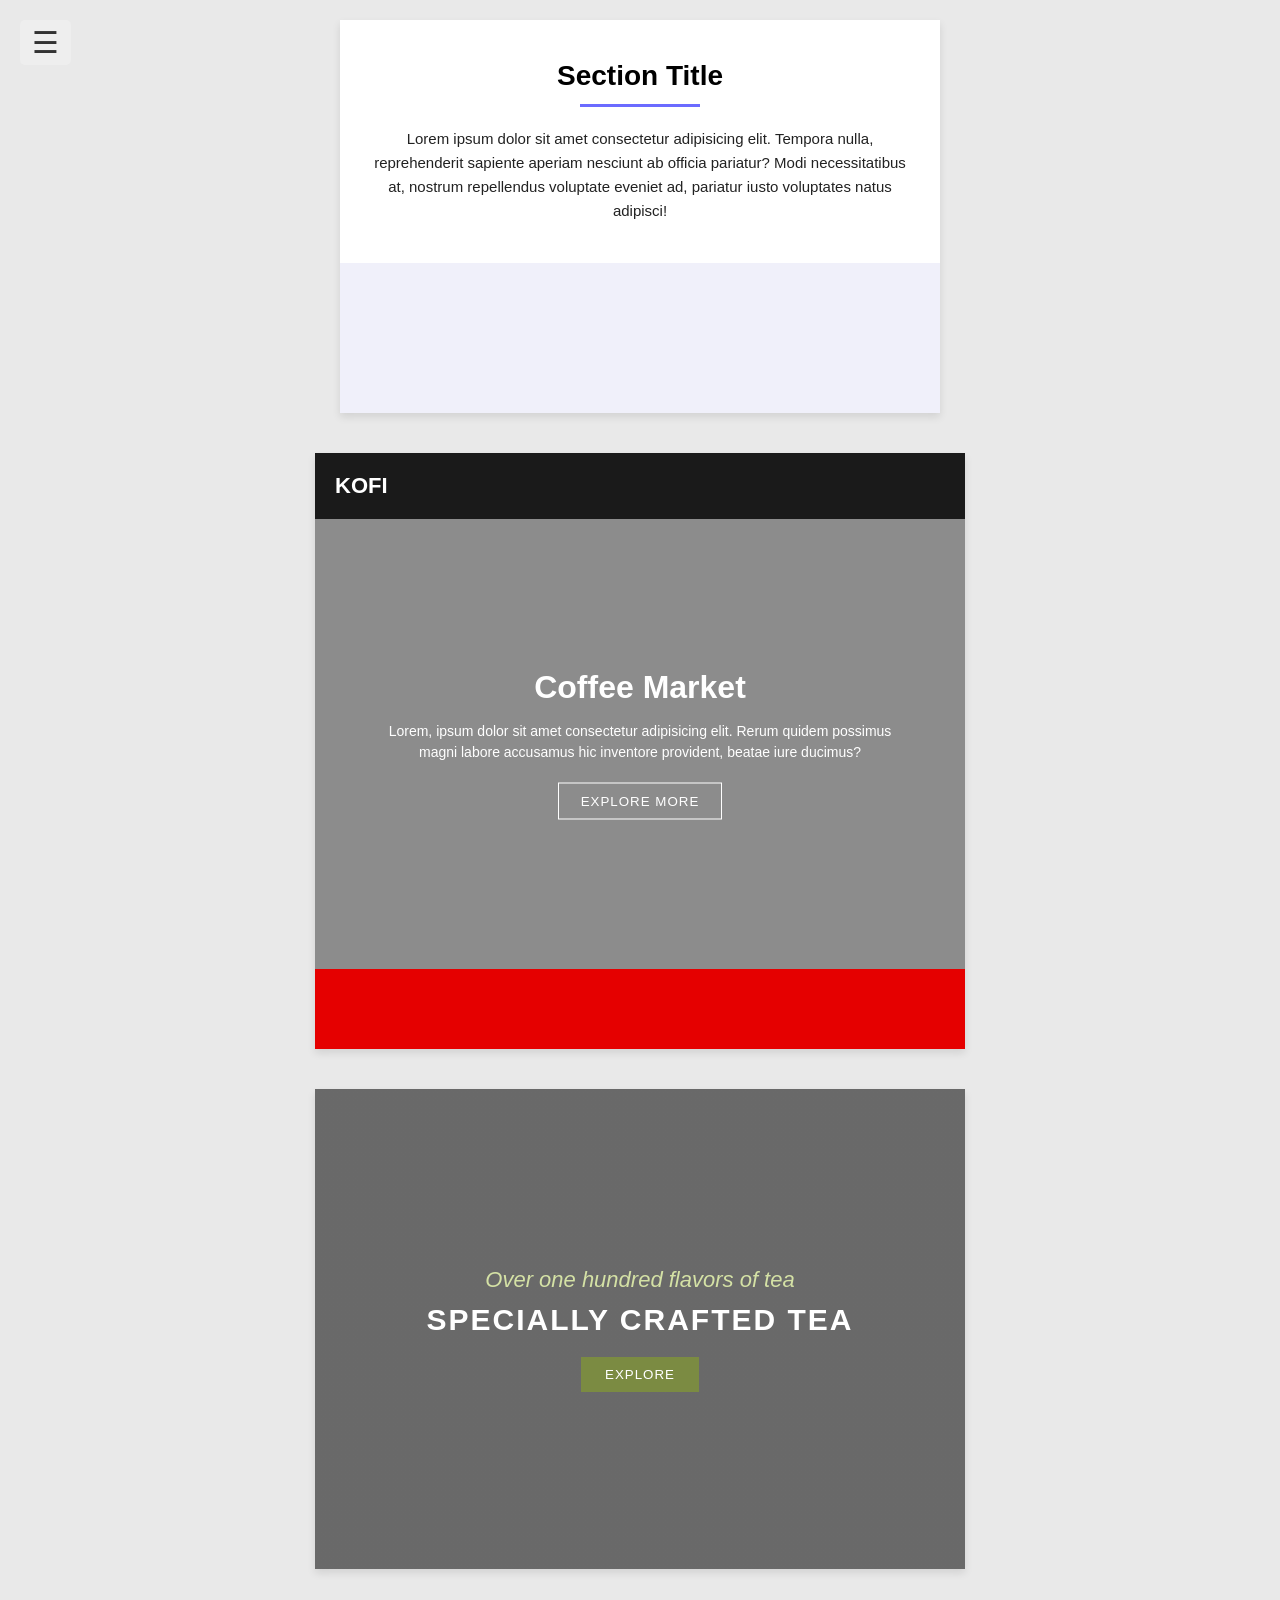
<file: lab5.1/index.html>
<!DOCTYPE html>
<html lang="vi">
<head>
    <meta charset="UTF-8">
    <meta name="viewport" content="width=device-width, initial-scale=1.0">
    <title>Lab 5.1 - CSS Display & Position</title>
    <link rel="stylesheet" href="style.css">
</head>
<body>

    <!-- ================= BÀI 1: ỨNG DỤNG DISPLAY ================= -->
    <section class="bai1-container">
        <div class="content">
            <h2>Section Title</h2>
            <div class="underline"></div>
            <p>Lorem ipsum dolor sit amet consectetur adipisicing elit. Tempora nulla, reprehenderit sapiente aperiam nesciunt ab officia pariatur? Modi necessitatibus at, nostrum repellendus voluptate eveniet ad, pariatur iusto voluptates natus adipisci!</p>
        </div>
        <div class="bottom-background"></div>
    </section>

    <!-- ================= BÀI 2: ỨNG DỤNG POSITION ================= -->
    <section class="bai2-container">
        <div class="header-kofi">KOFI</div>
        <div class="hero-section">
            <div class="center-box">
                <h2>Coffee Market</h2>
                <p>Lorem, ipsum dolor sit amet consectetur adipisicing elit. Rerum quidem possimus magni labore accusamus hic inventore provident, beatae iure ducimus?</p>
                <button>EXPLORE MORE</button>
            </div>
        </div>
        <div class="red-footer"></div>
    </section>

    <!-- ================= BÀI 3 & BÀI 3*: MENU VỚI CHECKED PSEUDO ================= -->
    <section class="bai3-container">
        <!-- Checkbox ẩn đóng vai trò công tắc -->
        <input type="checkbox" id="menu-toggle">

        <!-- Nút bật/tắt chứa Icon đóng mở -->
        <label for="menu-toggle" class="menu-button">
            <span class="icon-open">☰</span>
            <span class="icon-close">✕</span>
        </label>

        <!-- Thanh Menu ẩn/hiện (Nav) -->
        <nav class="nav">
            <ul>
                <li><a href="#" class="active">FEATURES</a></li>
                <li><a href="#">ABOUT</a></li>
                <li><a href="#">PRODUCTS</a></li>
                <li><a href="#">SERVICES</a></li>
                <li><a href="#">CONTACTS</a></li>
            </ul>
        </nav>

        <!-- Phần giao diện chính bài 3 -->
        <div class="tea-section">
            <div class="tea-content">
                <p class="subtitle">Over one hundred flavors of tea</p>
                <h1>SPECIALLY CRAFTED TEA</h1>
                <button class="btn-explore">EXPLORE</button>
            </div>
        </div>
    </section>

</body>
</html>
</file>
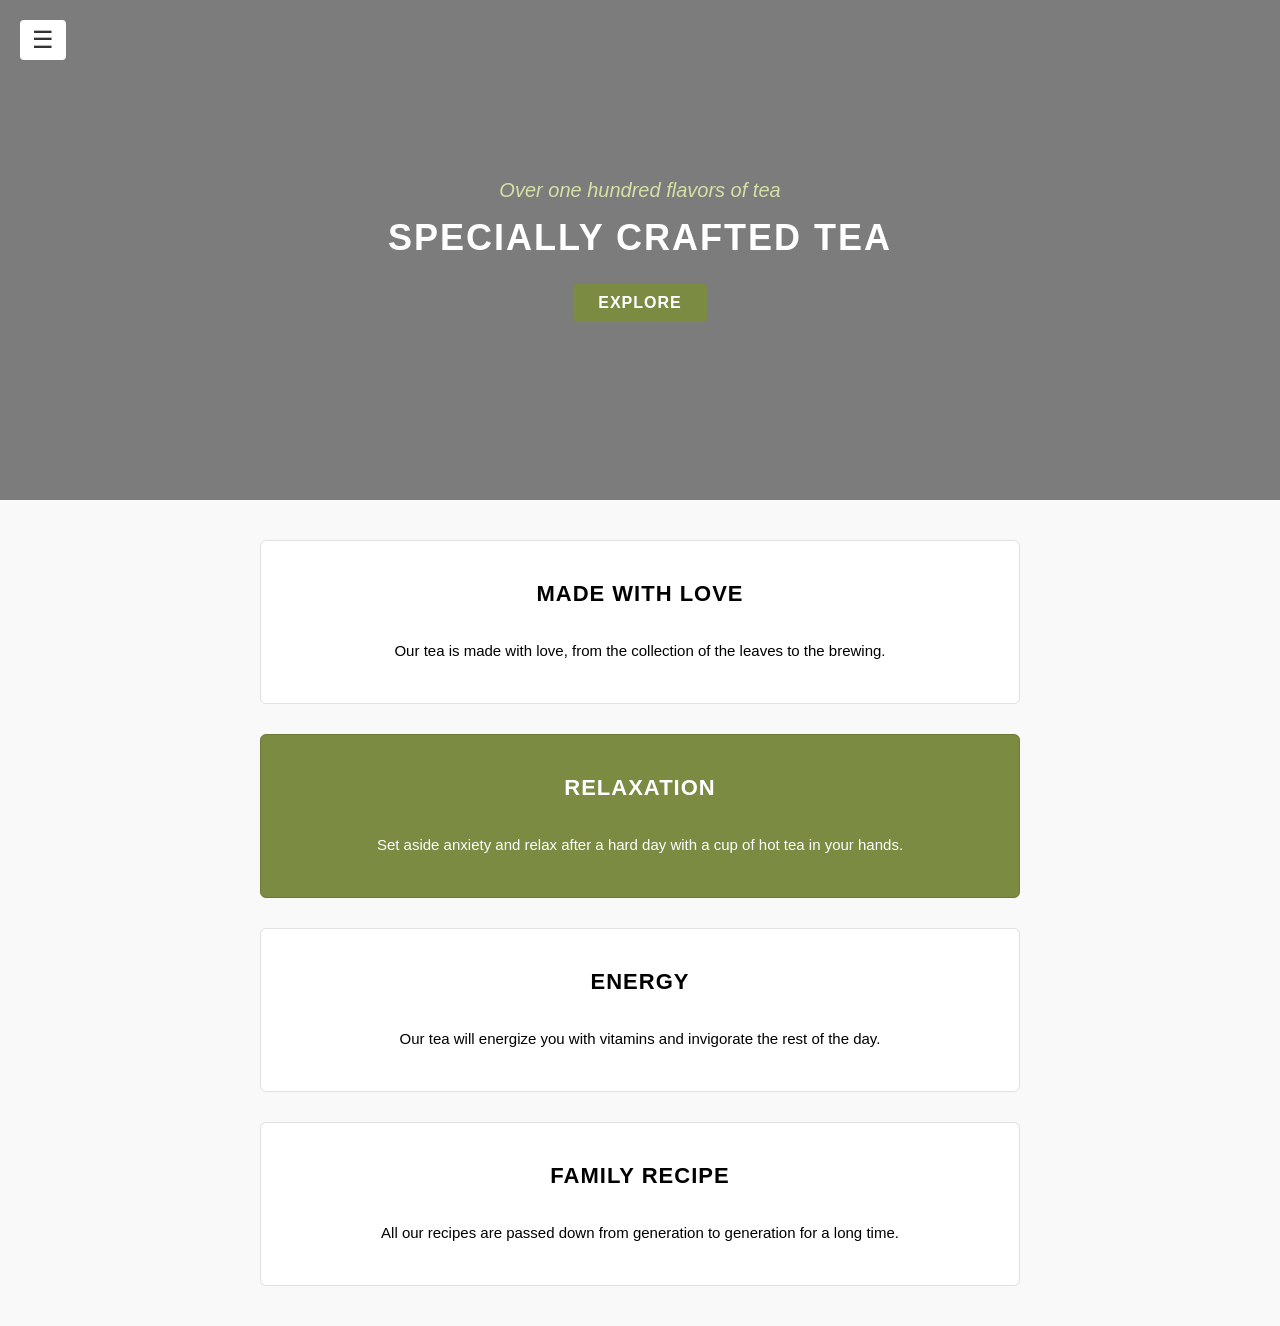
<file: lab6.1/index.html>
<!DOCTYPE html>
<html lang="vi">
<head>
    <meta charset="UTF-8">
    <meta name="viewport" content="width=device-width, initial-scale=1.0">
    <title>Lab 6.1 - CSS Flexbox</title>
    <link rel="stylesheet" href="style.css">
</head>
<body>

    <!-- ================= MÀN HÌNH 1: HEADER & BANNER ================= -->
    <header class="header">
        <div class="menu-btn">☰</div>
        <div class="header-banner">
            <p class="header-subtitle">Over one hundred flavors of tea</p>
            <h1 class="header-title">SPECIALLY CRAFTED TEA</h1>
            <a href="#" class="header-btn-explore">EXPLORE</a>
        </div>
    </header>

    <!-- ================= MÀN HÌNH 2: FEATURE ITEMS ================= -->
    <section class="features">
        <div class="feature_item">
            <h3 class="feature-title">MADE WITH LOVE</h3>
            <p class="feature-text">Our tea is made with love, from the collection of the leaves to the brewing.</p>
        </div>
        
        <div class="feature_item feature_item-highlight">
            <h3 class="feature-title">RELAXATION</h3>
            <p class="feature-text">Set aside anxiety and relax after a hard day with a cup of hot tea in your hands.</p>
        </div>
        
        <div class="feature_item">
            <h3 class="feature-title">ENERGY</h3>
            <p class="feature-text">Our tea will energize you with vitamins and invigorate the rest of the day.</p>
        </div>
        
        <div class="feature_item">
            <h3 class="feature-title">FAMILY RECIPE</h3>
            <p class="feature-text">All our recipes are passed down from generation to generation for a long time.</p>
        </div>
    </section>

</body>
</html>
</html>
</file>
<file: lab5.1/style.css>
/* ================= CẤU HÌNH CHUNG ================= */
* {
    box-sizing: border-box;
    margin: 0;
    padding: 0;
    font-family: Arial, sans-serif;
}

body {
    background-color: #e9e9e9;
    padding: 20px 0 50px 0;
}

/* ================= BÀI 1: ỨNG DỤNG DISPLAY ================= */
.bai1-container {
    width: 100%;
    max-width: 600px;
    margin: 0 auto 40px auto;
    background: #ffffff;
    box-shadow: 0 4px 8px rgba(0, 0, 0, 0.1);
}

.bai1-container .content {
    text-align: center;
    padding: 40px 30px;
}

.bai1-container h2 {
    font-size: 28px;
    color: #000;
}

.bai1-container .underline {
    width: 120px;
    height: 3px;
    background-color: #6b6bff;
    margin: 12px auto 20px auto;
}

.bai1-container p {
    color: #222;
    line-height: 1.6;
    font-size: 15px;
}

.bai1-container .bottom-background {
    height: 150px;
    background-color: #f0f0fa;
}

/* ================= BÀI 2: ỨNG DỤNG POSITION ================= */
.bai2-container {
    width: 100%;
    max-width: 650px;
    margin: 0 auto 40px auto;
    box-shadow: 0 4px 8px rgba(0, 0, 0, 0.1);
}

.bai2-container .header-kofi {
    background-color: #1a1a1a;
    color: #ffffff;
    padding: 20px;
    font-size: 22px;
    font-weight: bold;
}

.bai2-container .hero-section {
    position: relative; /* Gốc tọa độ cho khối con dùng position absolute */
    height: 450px;
    background-image: linear-gradient(rgba(0, 0, 0, 0.4), rgba(0, 0, 0, 0.4)), 
                      url('https://images.unsplash.com/photo-1447933601403-0c6688de566e?q=80&w=1200&auto=format&fit=crop');
    background-size: cover;
    background-position: center;
}

.bai2-container .center-box {
    position: absolute;
    top: 50%;
    left: 50%;
    transform: translate(-50%, -50%); /* Bí quyết canh giữa tuyệt đối */
    text-align: center;
    color: #ffffff;
    width: 80%;
}

.bai2-container .center-box h2 {
    font-size: 32px;
    margin-bottom: 15px;
}

.bai2-container .center-box p {
    font-size: 14px;
    line-height: 1.5;
    margin-bottom: 20px;
}

.bai2-container .center-box button {
    background: transparent;
    border: 1px solid #ffffff;
    color: #ffffff;
    padding: 10px 22px;
    cursor: pointer;
    letter-spacing: 1px;
}

.bai2-container .red-footer {
    height: 80px;
    background-color: #e50000;
}

/* ================= BÀI 3 & BÀI 3*: CHECKED PSEUDO MENU ================= */
.bai3-container {
    position: relative;
    width: 100%;
    max-width: 650px;
    margin: 0 auto;
    box-shadow: 0 4px 8px rgba(0, 0, 0, 0.1);
}

/* Checkbox ẩn hoàn toàn */
#menu-toggle {
    display: none;
}

/* Nút định dạng theo đúng thông số trong đề bài */
.menu-button {
    position: fixed;
    top: 20px;
    left: 20px;
    z-index: 1000;
    font-size: 30px;
    cursor: pointer;
    background: #eee;
    padding: 5px 12px;
    border-radius: 5px;
    color: #333;
}

.menu-button .icon-close {
    display: none;
}

/* Nav định dạng theo đúng thông số trong đề bài */
.nav {
    min-height: 8vh;
    background-color: #e5e5e5;
    margin: 0;
    padding: 80px 20px 20px 25px;
    position: fixed;
    top: 0;
    left: 0;
    width: 250px;
    height: 100%;
    display: none; /* Mặc định ẩn nav */
    z-index: 999;
}

.nav ul {
    list-style: none;
}

.nav ul li {
    margin-bottom: 18px;
}

.nav ul a {
    text-decoration: none;
    color: #333;
    font-weight: bold;
    letter-spacing: 1px;
    font-size: 15px;
}

.nav ul a.active {
    color: #7b8b42;
}

/* Khối giao diện chính bài 3 */
.tea-section {
    height: 480px;
    background-image: linear-gradient(rgba(0, 0, 0, 0.55), rgba(0, 0, 0, 0.55)), 
                      url('https://images.unsplash.com/photo-1576092768241-dec231879fc3?q=80&w=1200&auto=format&fit=crop');
    background-size: cover;
    background-position: center;
    display: flex;
    align-items: center;
    justify-content: center;
    text-align: center;
}

.tea-content {
    color: #ffffff;
}

.tea-content .subtitle {
    font-style: italic;
    font-size: 22px;
    margin-bottom: 10px;
    color: #d4e1a5;
}

.tea-content h1 {
    font-size: 30px;
    letter-spacing: 2px;
    margin-bottom: 20px;
}

.tea-content .btn-explore {
    background: #7b8b42;
    border: none;
    color: #ffffff;
    padding: 10px 24px;
    cursor: pointer;
    letter-spacing: 1px;
}

/* LOGIC KHI CHECKED (Xử lý theo đúng yêu cầu đề) */
#menu-toggle:checked ~ .nav {
    display: block; /* Hiển thị nav */
}

#menu-toggle:checked ~ .menu-button .icon-open {
    display: none; /* Ẩn icon mở */
}

#menu-toggle:checked ~ .menu-button .icon-close {
    display: inline-block; /* Hiện icon đóng */
}
</file>
<file: lab6.1/style.css>
/* ================= CẤU HÌNH CHUNG ================= */
:root {
    --mainTransition: all 0.3s linear;
    --primaryColor: #7b8b42;
    --darkColor: #2b1d11;
}

* {
    box-sizing: border-box;
    margin: 0;
    padding: 0;
    font-family: Arial, sans-serif;
}

body {
    background-color: #f9f9f9;
}

/* ================= MÀN HÌNH 1: HEADER (Đúng theo hướng dẫn Lab 6.1) ================= */
.header {
    display: flex;
    flex-direction: column;
    justify-content: center;
    align-items: center;
    overflow: hidden;
    text-align: center;
    height: 500px;
    background-image: linear-gradient(rgba(0, 0, 0, 0.5), rgba(0, 0, 0, 0.5)), 
                      url('https://images.unsplash.com/photo-1576092768241-dec231879fc3?q=80&w=1200&auto=format&fit=crop');
    background-size: cover;
    background-position: center;
    color: #ffffff;
    position: relative;
}

.menu-btn {
    position: absolute;
    top: 20px;
    left: 20px;
    background: #ffffff;
    color: #333333;
    padding: 6px 12px;
    border-radius: 4px;
    font-size: 24px;
    cursor: pointer;
}

.header-banner .header-subtitle {
    font-style: italic;
    font-size: 20px;
    color: #d4e1a5;
    margin-bottom: 15px;
}

.header-banner .header-title {
    font-size: 36px;
    letter-spacing: 2px;
    margin-bottom: 25px;
}

.header-banner .header-btn-explore {
    display: inline-block;
    background-color: var(--primaryColor);
    color: #ffffff;
    padding: 10px 25px;
    text-decoration: none;
    font-weight: bold;
    border-radius: 4px;
    letter-spacing: 1px;
}

/* ================= MÀN HÌNH 2: FEATURES & FEATURE_ITEM (Đúng theo hướng dẫn Lab 6.1) ================= */
.features {
    max-width: 800px;
    margin: 40px auto;
    padding: 0 20px;
    display: flex;
    flex-direction: column;
    gap: 30px;
}

.feature_item {
    display: flex;
    flex-direction: column;
    text-align: center;
    gap: 2rem;
    transition: var(--mainTransition);
    background: #ffffff;
    padding: 40px 20px;
    border: 1px solid #e0e0e0;
    border-radius: 6px;
}

.feature_item:hover {
    transform: translateY(-5px);
    box-shadow: 0 6px 15px rgba(0,0,0,0.1);
}

/* Khối RELAXATION nổi bật với màu xanh đặc trưng giống đề bài */
.feature_item-highlight {
    background-color: var(--primaryColor);
    color: #ffffff;
    border-color: #6a7938;
}

.feature-title {
    font-size: 22px;
    letter-spacing: 1px;
}

.feature-text {
    font-size: 15px;
    line-height: 1.6;
    max-width: 600px;
    margin: 0 auto;
}
</file>
